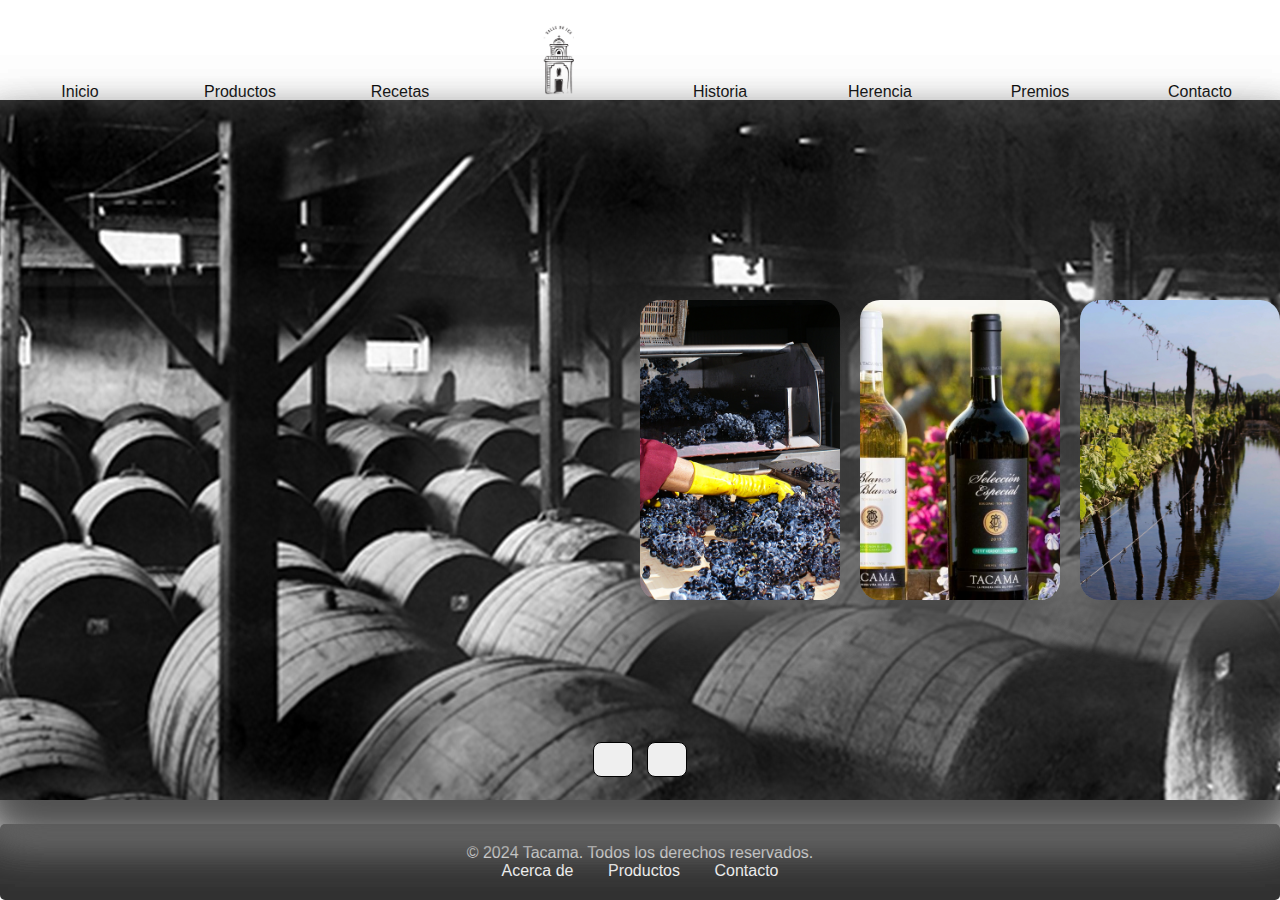
<file: Páginas/index.html>
<!DOCTYPE html>
<html lang="en">
<head>
    <meta charset="UTF-8">
    <meta name="viewport" content="width=device-width, initial-scale=1.0">
    <title>Grupo A</title>
    <link rel="stylesheet" href="../CSS/style.css">
    <link rel="stylesheet" href="../CSS/slider.css">
    <link rel="stylesheet" href="https://cdnjs.cloudflare.com/ajax/libs/font-awesome/6.4.0/css/all.min.css" integrity="sha512-iecdLmaskl7CVkqkXNQ/ZH/XLlvWZOJyj7Yy7tcenmpD1ypASozpmT/E0iPtmFIB46ZmdtAc9eNBvH0H/ZpiBw==" crossorigin="anonymous" referrerpolicy="no-referrer" />

</head>
<body>

    <header>
    <nav class="navbar">
        <ul class="menu">
            <li><a href="../Páginas/index.html">Inicio</a></li>
            <li><a href="../Páginas/productos.html">Productos</a></li>
            <li><a href="../Páginas/recetas.html">Recetas</a></li>
            <li class="logo"><a href="../Páginas/index.html"><img src="../Imagenes/Logo tacama.png" alt="Logo"></a></li>
            <li><a href="../Páginas/historia.html">Historia</a></li>
            <li><a href="#">Herencia</a></li>
            <li><a href="#">Premios</a></li>
            <li><a href="../Páginas/contacto.html">Contacto</a></li>
        </ul>
    </nav>
</header>

<main>
    <section>
    <div class="container">

        <div class="slide">

            
            <div class="item" style="background-image: url(../Imagenes/bar.jpg);">
                <div class="contents">
                    <div class="name">Tambo de tacama</div>
                    <div class="des">Ven y conoce nuestra bodega, conoce la elaboracion de vinos y Piscos y nuestras promociones</div>
                    <button>Ver Mas</button>
                </div>
            </div>
            <div class="item" style="background-image: url(../Imagenes/bodega.jpg);">
                <div class="contents">
                    <div class="name">Reposo de Vino</div>
                    <div class="des">Almacenado de la uva en barriles para su fermentación, para su respectivo elaboracion de Vino:</div>
                    <button>Ver Mas</button>
                </div>
            </div>
            <div class="item" style="background-image: url(../Imagenes/proceso.jpg);">
                <div class="contents">
                    <div class="name">Proceso de Uva</div>
                    <div class="des">El proceso de elaboración del vino de uva involucra los siguientes pasos:</div>
                    <button>Ver Mas</button>
                </div>
            </div>
            <div class="item" style="background-image: url(../Imagenes/vinos.jpg);">
                <div class="contents">
                    <div class="name">Nuevos Productos</div>
                    <div class="des">Acontinuacion la bodega tacama realiza la presentacion de nuestros nuevos productos bandera:</div>
                    <button>Ver Mas</button>
                </div>
            </div>
            <div class="item" style="background-image: url(../Imagenes/uvas.jpg);">
                <div class="contents">
                    <div class="name">viñedos</div>
                    <div class="des">La bodega cuenta con 20 hectareas de Uva a continuacion detallamos las distintas variedades de uva.</div>
                    <button>Ver Mas</button>
                </div>
            </div>
            <div class="item" style="background-image: url(../Imagenes/sol.jpg);">
                <div class="contents">
                    <div class="name">Sol</div>
                    <div class="des">Ica, la ciudad conocidad como el "Eterno Sol" les mostramos los diferentes atractivos turisticos.</div>
                    <button>Ver Mas</button>
                </div>
            </div>

        </div>

        <div class="button">
            <button class="prev"><i class="fa-solid fa-arrow-left"></i></button>
            <button class="next"><i class="fa-solid fa-arrow-right"></i></button>
        </div>

    </div>
    </section>

</main>

<footer class="footer">
    <div class="footer-content">
        <p>&copy; 2024 Tacama. Todos los derechos reservados.</p>
        <ul class="footer-links">
            <li><a href="#about">Acerca de</a></li>
            <li><a href="#products">Productos</a></li>
            <li><a href="#contact">Contacto</a></li>
        </ul>
    </div>
</footer>
<script>
    let next = document.querySelector('.next')
    let prev = document.querySelector('.prev')

    next.addEventListener('click', function(){
        let items = document.querySelectorAll('.item')
        document.querySelector('.slide').appendChild(items[0])
    })

    prev.addEventListener('click', function(){
        let items = document.querySelectorAll('.item')
        document.querySelector('.slide').prepend(items[items.length - 1])
    })
</script>
</body>
</html>
</file>
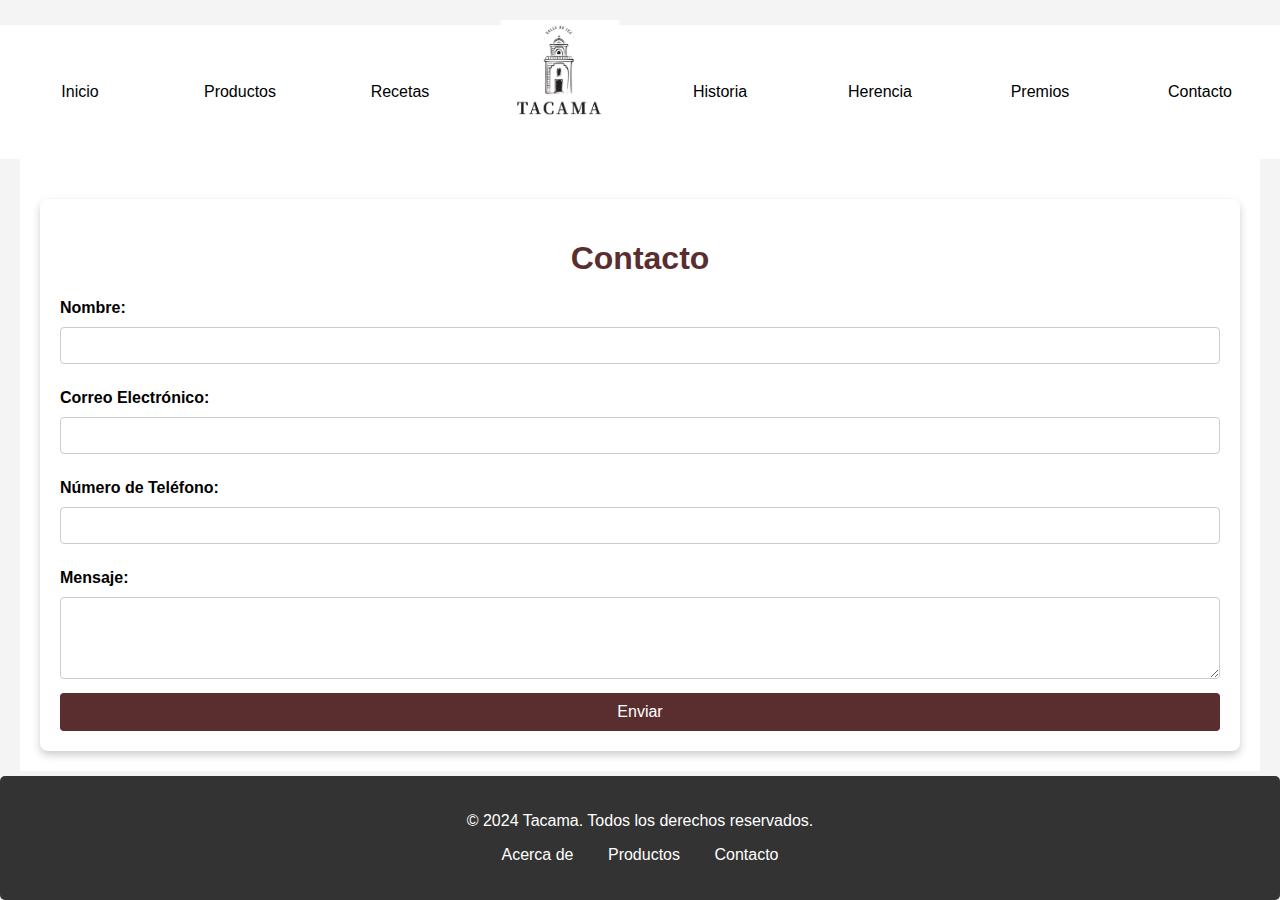
<file: Páginas/contacto.html>
<!DOCTYPE html>
<html lang="en">
<head>
    <meta charset="UTF-8">
    <meta name="viewport" content="width=device-width, initial-scale=1.0">
    <title>Grupo A</title>
    <link rel="stylesheet" href="../CSS/style.css">
    <link rel="stylesheet" href="../CSS/contacto.css">
</head>
<body>
    <header>
    <nav class="navbar">
        <ul class="menu">
            <li><a href="../Páginas/index.html">Inicio</a></li>
            <li><a href="../Páginas/productos.html">Productos</a></li>
            <li><a href="../Páginas/recetas.html">Recetas</a></li>
            <li class="logo"><a href="../Páginas/index.html"><img src="../Imagenes/Logo tacama.png" alt="Logo"></a></li>
            <li><a href="../Páginas/historia.html">Historia</a></li>
            <li><a href="#">Herencia</a></li>
            <li><a href="#">Premios</a></li>
            <li><a href="../Páginas/contacto.html">Contacto</a></li>
        </ul>
    </nav>
</header>
<main>
    <div class="formulario">
        <h1>Contacto</h1>
        <form action="#" method="POST">
            <label for="nombre">Nombre:</label>
            <input type="text" id="nombre" name="nombre" required>

            <label for="email">Correo Electrónico:</label>
            <input type="email" id="email" name="email" required>

            <label for="telefono">Número de Teléfono:</label>
            <input type="tel" id="telefono" name="telefono">

            <label for="mensaje">Mensaje:</label>
            <textarea id="mensaje" name="mensaje" rows="4" required></textarea>

            <button type="submit">Enviar</button>
        </form>
    </div>
</main>
<footer class="footer">
    <div class="footer-content">
        <p>&copy; 2024 Tacama. Todos los derechos reservados.</p>
        <ul class="footer-links">
            <li><a href="#about">Acerca de</a></li>
            <li><a href="#products">Productos</a></li>
            <li><a href="#contact">Contacto</a></li>
        </ul>
    </div>
    
</footer>
        
</body>
</html>
</file>
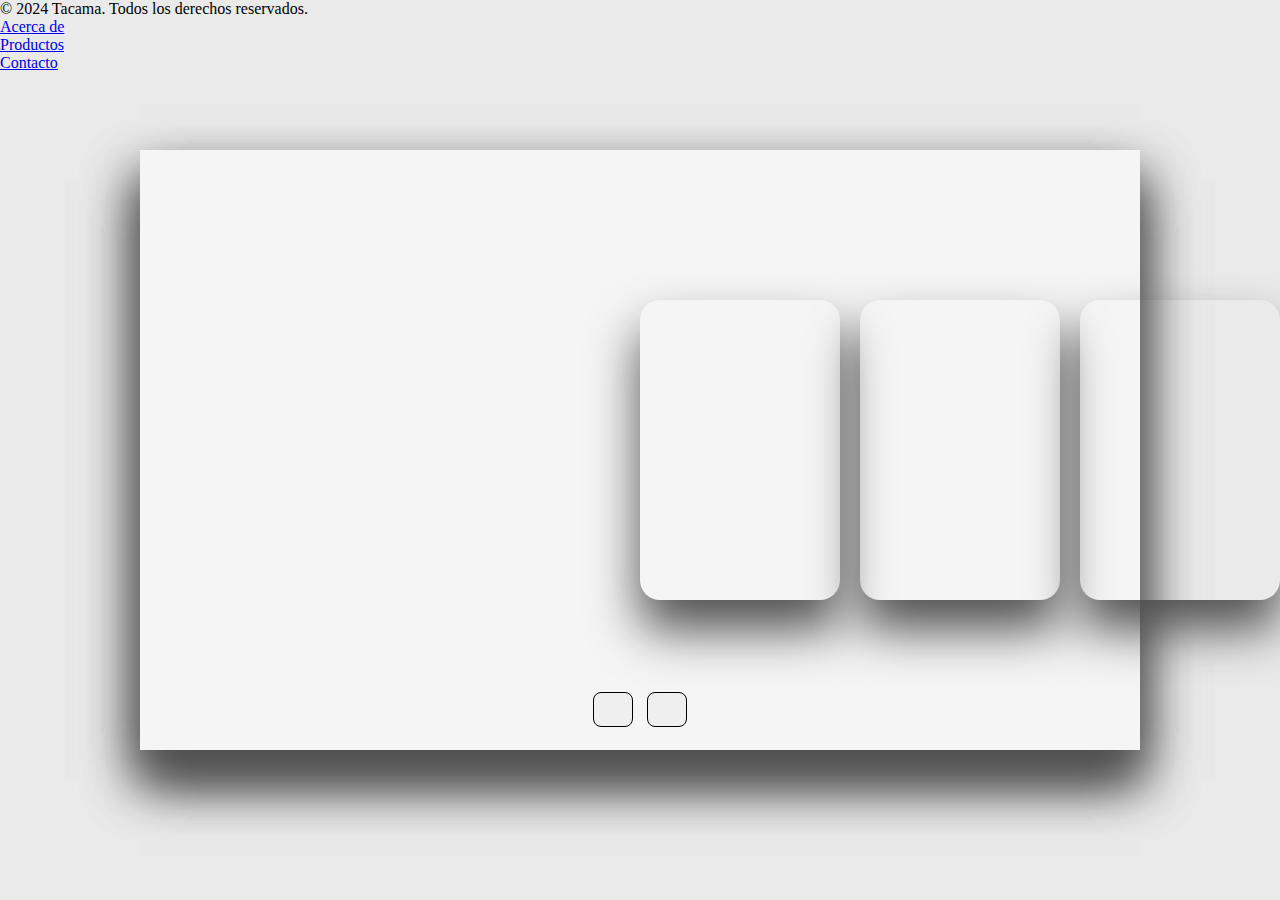
<file: Páginas/demo.html>
<!DOCTYPE html>
<html lang="es">
<head>
    <meta charset="UTF-8">
    <meta name="viewport" content="width=device-width, initial-scale=1.0">
    <title>Modal de Imagen</title>
    <style>
        *{
    margin: 0;
    padding: 0;
    box-sizing: border-box;
}

body{
    background: #eaeaea;
    overflow: hidden;
}

.container{
    position: absolute;
    top: 50%;
    left: 50%;
    transform: translate(-50%, -50%);
    width: 1000px;
    height: 600px;
    background: #f5f5f5;
    box-shadow: 0 30px 50px #dbdbdb;
}

.container .slide .item{
    width: 200px;
    height: 300px;
    position: absolute;
    top: 50%;
    transform: translate(0, -50%);
    border-radius: 20px;
    box-shadow: 0 30px 50px #505050;
    background-position: 50% 50%;
    background-size: cover;
    display: inline-block;
    transition: 0.5s;
}

.slide .item:nth-child(1),
.slide .item:nth-child(2){
    top: 0;
    left: 0;
    transform: translate(0, 0);
    border-radius: 0;
    width: 100%;
    height: 100%;
}


.slide .item:nth-child(3){
    left: 50%;
}
.slide .item:nth-child(4){
    left: calc(50% + 220px);
}
.slide .item:nth-child(5){
    left: calc(50% + 440px);
}

/* here n = 0, 1, 2, 3,... */
.slide .item:nth-child(n + 6){
    left: calc(50% + 660px);
    opacity: 0;
}



.item .content{
    position: absolute;
    top: 50%;
    left: 100px;
    width: 300px;
    text-align: left;
    color: #eee;
    transform: translate(0, -50%);
    font-family: system-ui;
    display: none;
}


.slide .item:nth-child(2) .content{
    display: block;
}


.content .name{
    font-size: 40px;
    text-transform: uppercase;
    font-weight: bold;
    opacity: 0;
    animation: animate 1s ease-in-out 1 forwards;
}

.content .des{
    margin-top: 10px;
    margin-bottom: 20px;
    opacity: 0;
    animation: animate 1s ease-in-out 0.3s 1 forwards;
}

.content button{
    padding: 10px 20px;
    border: none;
    cursor: pointer;
    opacity: 0;
    animation: animate 1s ease-in-out 0.6s 1 forwards;
}


@keyframes animate {
    from{
        opacity: 0;
        transform: translate(0, 100px);
        filter: blur(33px);
    }

    to{
        opacity: 1;
        transform: translate(0);
        filter: blur(0);
    }
}



.button{
    width: 100%;
    text-align: center;
    position: absolute;
    bottom: 20px;
}

.button button{
    width: 40px;
    height: 35px;
    border-radius: 8px;
    border: none;
    cursor: pointer;
    margin: 0 5px;
    border: 1px solid #000;
    transition: 0.3s;
}

.button button:hover{
    background: #ababab;
    color: #fff;
}

footer {
    position: absolute;
    
}
    </style>
</head>
<body>
<main>
    <!--Font Awesome CDN-->
    <link rel="stylesheet" href="https://cdnjs.cloudflare.com/ajax/libs/font-awesome/6.4.0/css/all.min.css" integrity="sha512-iecdLmaskl7CVkqkXNQ/ZH/XLlvWZOJyj7Yy7tcenmpD1ypASozpmT/E0iPtmFIB46ZmdtAc9eNBvH0H/ZpiBw==" crossorigin="anonymous" referrerpolicy="no-referrer" />
     
    <div class="container">

        <div class="slide">

            
            <div class="item" style="background-image: url(https://i.ibb.co/qCkd9jS/img1.jpg);">
                <div class="content">
                    <div class="name">Switzerland</div>
                    <div class="des">Lorem ipsum dolor, sit amet consectetur adipisicing elit. Ab, eum!</div>
                    <button>See More</button>
                </div>
            </div>
            <div class="item" style="background-image: url(https://i.ibb.co/jrRb11q/img2.jpg);">
                <div class="content">
                    <div class="name">Finland</div>
                    <div class="des">Lorem ipsum dolor, sit amet consectetur adipisicing elit. Ab, eum!</div>
                    <button>See More</button>
                </div>
            </div>
            <div class="item" style="background-image: url(https://i.ibb.co/NSwVv8D/img3.jpg);">
                <div class="content">
                    <div class="name">Iceland</div>
                    <div class="des">Lorem ipsum dolor, sit amet consectetur adipisicing elit. Ab, eum!</div>
                    <button>See More</button>
                </div>
            </div>
            <div class="item" style="background-image: url(https://i.ibb.co/Bq4Q0M8/img4.jpg);">
                <div class="content">
                    <div class="name">Australia</div>
                    <div class="des">Lorem ipsum dolor, sit amet consectetur adipisicing elit. Ab, eum!</div>
                    <button>See More</button>
                </div>
            </div>
            <div class="item" style="background-image: url(https://i.ibb.co/jTQfmTq/img5.jpg);">
                <div class="content">
                    <div class="name">Netherland</div>
                    <div class="des">Lorem ipsum dolor, sit amet consectetur adipisicing elit. Ab, eum!</div>
                    <button>See More</button>
                </div>
            </div>
            <div class="item" style="background-image: url(https://i.ibb.co/RNkk6L0/img6.jpg);">
                <div class="content">
                    <div class="name">Ireland</div>
                    <div class="des">Lorem ipsum dolor, sit amet consectetur adipisicing elit. Ab, eum!</div>
                    <button>See More</button>
                </div>
            </div>

        </div>

        <div class="button">
            <button class="prev"><i class="fa-solid fa-arrow-left"></i></button>
            <button class="next"><i class="fa-solid fa-arrow-right"></i></button>
        </div>

    </div>
</main>
<footer>
    <div>
        <p>&copy; 2024 Tacama. Todos los derechos reservados.</p>
        <ul class="footer-links">
            <li><a href="#about">Acerca de</a></li>
            <li><a href="#products">Productos</a></li>
            <li><a href="#contact">Contacto</a></li>
        </ul>
    </div>
</footer>
    <script>
        let next = document.querySelector('.next')
        let prev = document.querySelector('.prev')

        next.addEventListener('click', function(){
            let items = document.querySelectorAll('.item')
            document.querySelector('.slide').appendChild(items[0])
        })

        prev.addEventListener('click', function(){
            let items = document.querySelectorAll('.item')
            document.querySelector('.slide').prepend(items[items.length - 1])
        })
    </script>
</body>
</html>
</file>
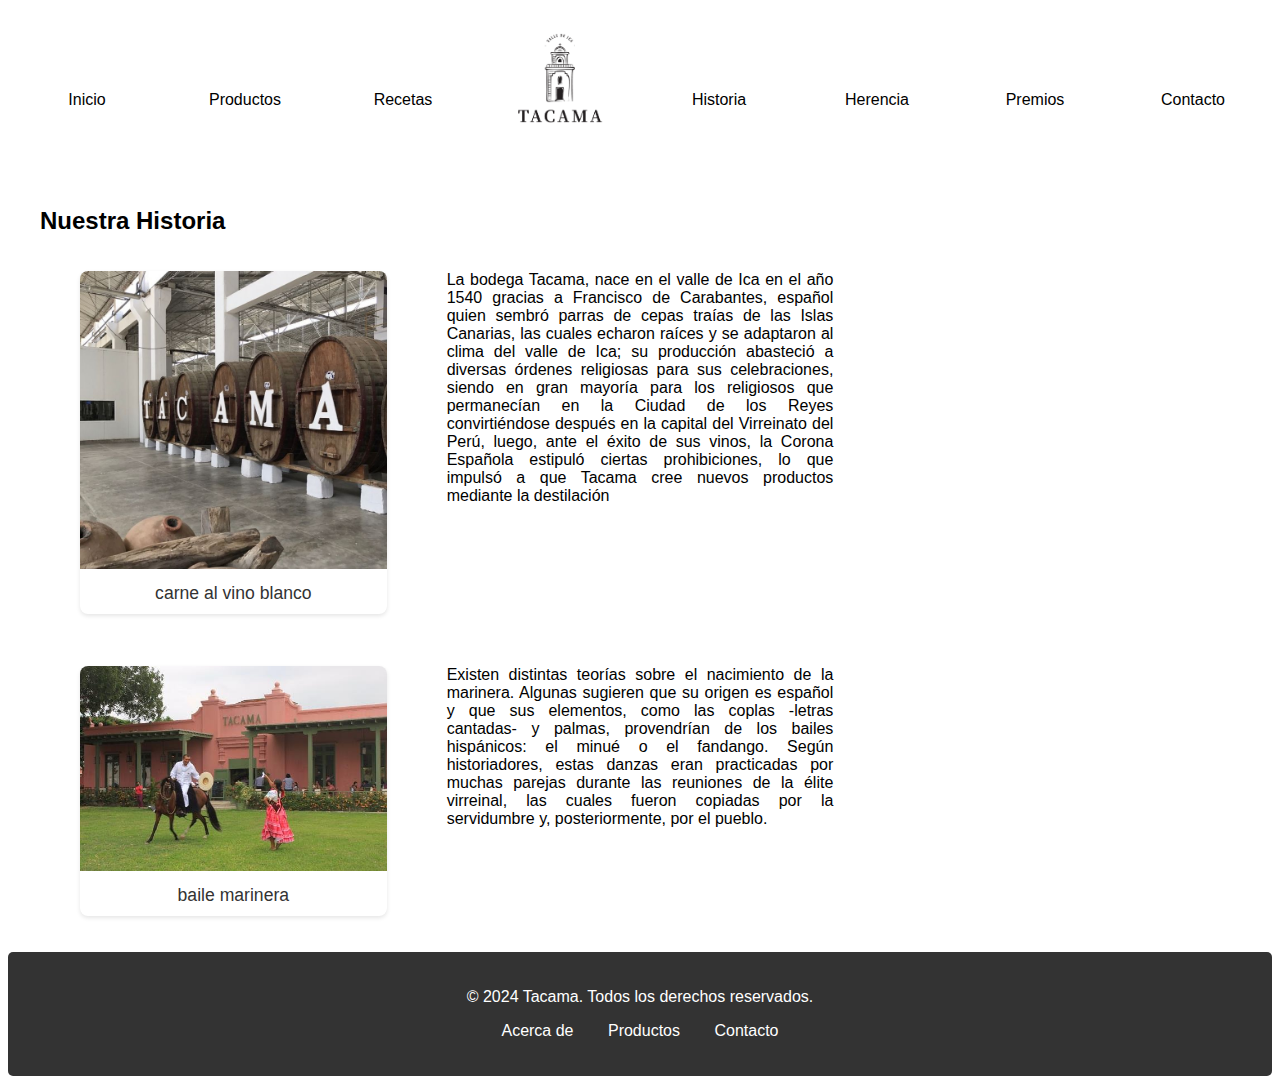
<file: Páginas/herencia.html>
<!DOCTYPE html>
<html lang="en">
<head>
    <meta charset="UTF-8">
    <meta name="viewport" content="width=device-width, initial-scale=1.0">
    <title>Grupo A</title>
    <link rel="stylesheet" href="../CSS/style.css">
    <link rel="stylesheet" href="../CSS/historia.css">
</head>
<body>
    <header>
    <nav class="navbar">
        <ul class="menu">
            <li><a href="../Páginas/index.html">Inicio</a></li>
            <li><a href="../Páginas/productos.html">Productos</a></li>
            <li><a href="../Páginas/recetas.html">Recetas</a></li>
            <li class="logo"><a href="../Páginas/index.html"><img src="../Imagenes/Logo tacama.png" alt="Logo"></a></li>
            <li><a href="../Páginas/historia.html">Historia</a></li>
            <li><a href="#">Herencia</a></li>
            <li><a href="#">Premios</a></li>
            <li><a href="../Páginas/contacto.html">Contacto</a></li>
        </ul>
    </nav>
</header>

<main>  
    <h2>Nuestra Historia</h2>  
    <section>
       
        <figure>
            <img src="../Imagenes/historia1.jpeg"/>

            <figcaption>
                carne al vino blanco
            </figcaption>
        </figure>
        <div class="card-image">
        <p>
            La bodega Tacama, nace en el valle de Ica en el año 1540 gracias a Francisco de Carabantes, español quien sembró parras de cepas traías de las Islas Canarias, las cuales echaron raíces y se adaptaron al clima del valle de Ica; su producción abasteció a diversas órdenes religiosas para sus celebraciones, siendo en gran mayoría para los religiosos que permanecían en la Ciudad de los Reyes
            convirtiéndose después en la capital del Virreinato del Perú, luego, ante el éxito de sus vinos, la Corona Española estipuló ciertas prohibiciones, lo que impulsó a que Tacama cree nuevos productos mediante la destilación    
        </p>
</div> 
<br>  
<figure>
    <img src="../Imagenes/historia2.jpg"/>
    <figcaption>
        baile marinera
    </figcaption>
</figure>
<div class="card-image">
    
<p>Existen distintas teorías sobre el nacimiento de la marinera. Algunas sugieren que su origen es español y que sus elementos, como las coplas -letras cantadas- y palmas, provendrían de los bailes hispánicos: el minué o el fandango. Según historiadores, estas danzas eran practicadas por muchas parejas durante las reuniones de la élite virreinal, las cuales fueron copiadas por la servidumbre y, posteriormente, por el pueblo. </p>

 
    </div>
    </section>
</main>
<footer class="footer">
    <div class="footer-content">
        <p>&copy; 2024 Tacama. Todos los derechos reservados.</p>
        <ul class="footer-links">
            <li><a href="#about">Acerca de</a></li>
            <li><a href="#products">Productos</a></li>
            <li><a href="#contact">Contacto</a></li>
        </ul>
    </div>
    
</footer>
        
</body>
</html>
</file>
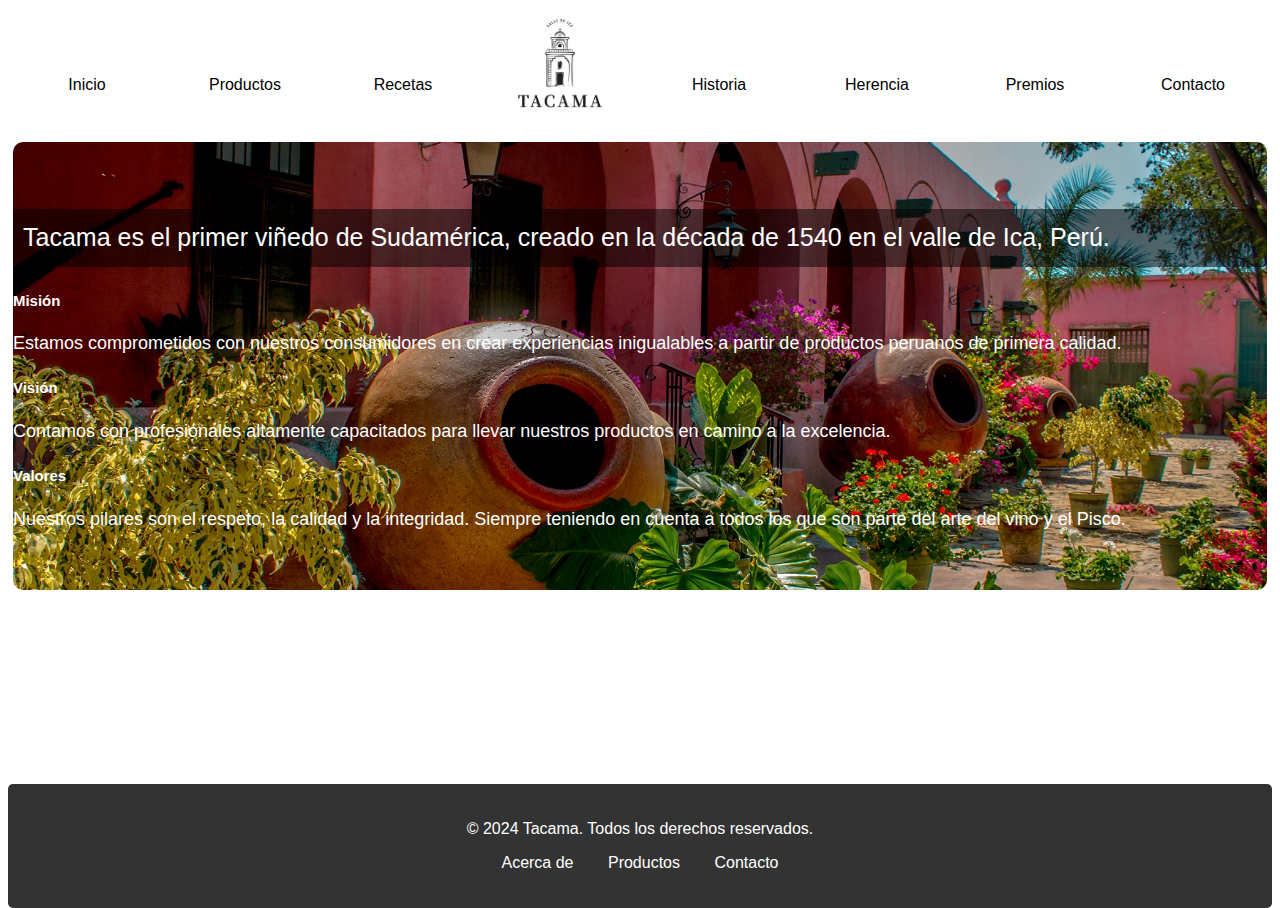
<file: Páginas/premios.html>
<!DOCTYPE html>
<html lang="en">
<head>
    <meta charset="UTF-8">
    <meta name="viewport" content="width=device-width, initial-scale=1.0">
    <title>EF Huaman</title>
    <link rel="stylesheet" href="../CSS/style.css">
</head>
<body>
    <main>
    <nav class="navbar">
        <ul class="menu">
            <li><a href="../Páginas/index.html">Inicio</a></li>
            <li><a href="#">Productos</a></li>
            <li><a href="#">Recetas</a></li>
            <li class="logo"><img src="../Imagenes/Logo tacama.png" alt="Logo"></li>
            <li><a href="#">Historia</a></li>
            <li><a href="#">Herencia</a></li>
            <li><a href="#">Premios</a></li>
            <li><a href="#">Contacto</a></li>
        </ul>
    </nav>
    <div class="content">
        <br>
        <br>
        <p class="content-text">Tacama es el primer viñedo de Sudamérica, creado en la década de 1540 en el valle de Ica, Perú.</p>
        <h5>Misión</h5>
        <p>Estamos comprometidos con nuestros consumidores en crear experiencias inigualables a partir de productos peruanos de primera calidad.</p>
        <h5>Visión</h5>
        <p>Contamos con profesionales altamente capacitados para llevar nuestros productos en camino a la excelencia.</p>
        <h5>Valores</h5>
        <p>Nuestros pilares son el respeto, la calidad y la integridad. Siempre teniendo en cuenta a todos los que son parte del arte del vino y el Pisco.</p>
    <br>
    <br>
    </div>
</main>
<footer class="footer">
    <div class="footer-content">
        <p>&copy; 2024 Tacama. Todos los derechos reservados.</p>
        <ul class="footer-links">
            <li><a href="#about">Acerca de</a></li>
            <li><a href="#products">Productos</a></li>
            <li><a href="#contact">Contacto</a></li>
        </ul>
    </div>
</footer>
        
</body>
</html>
</file>
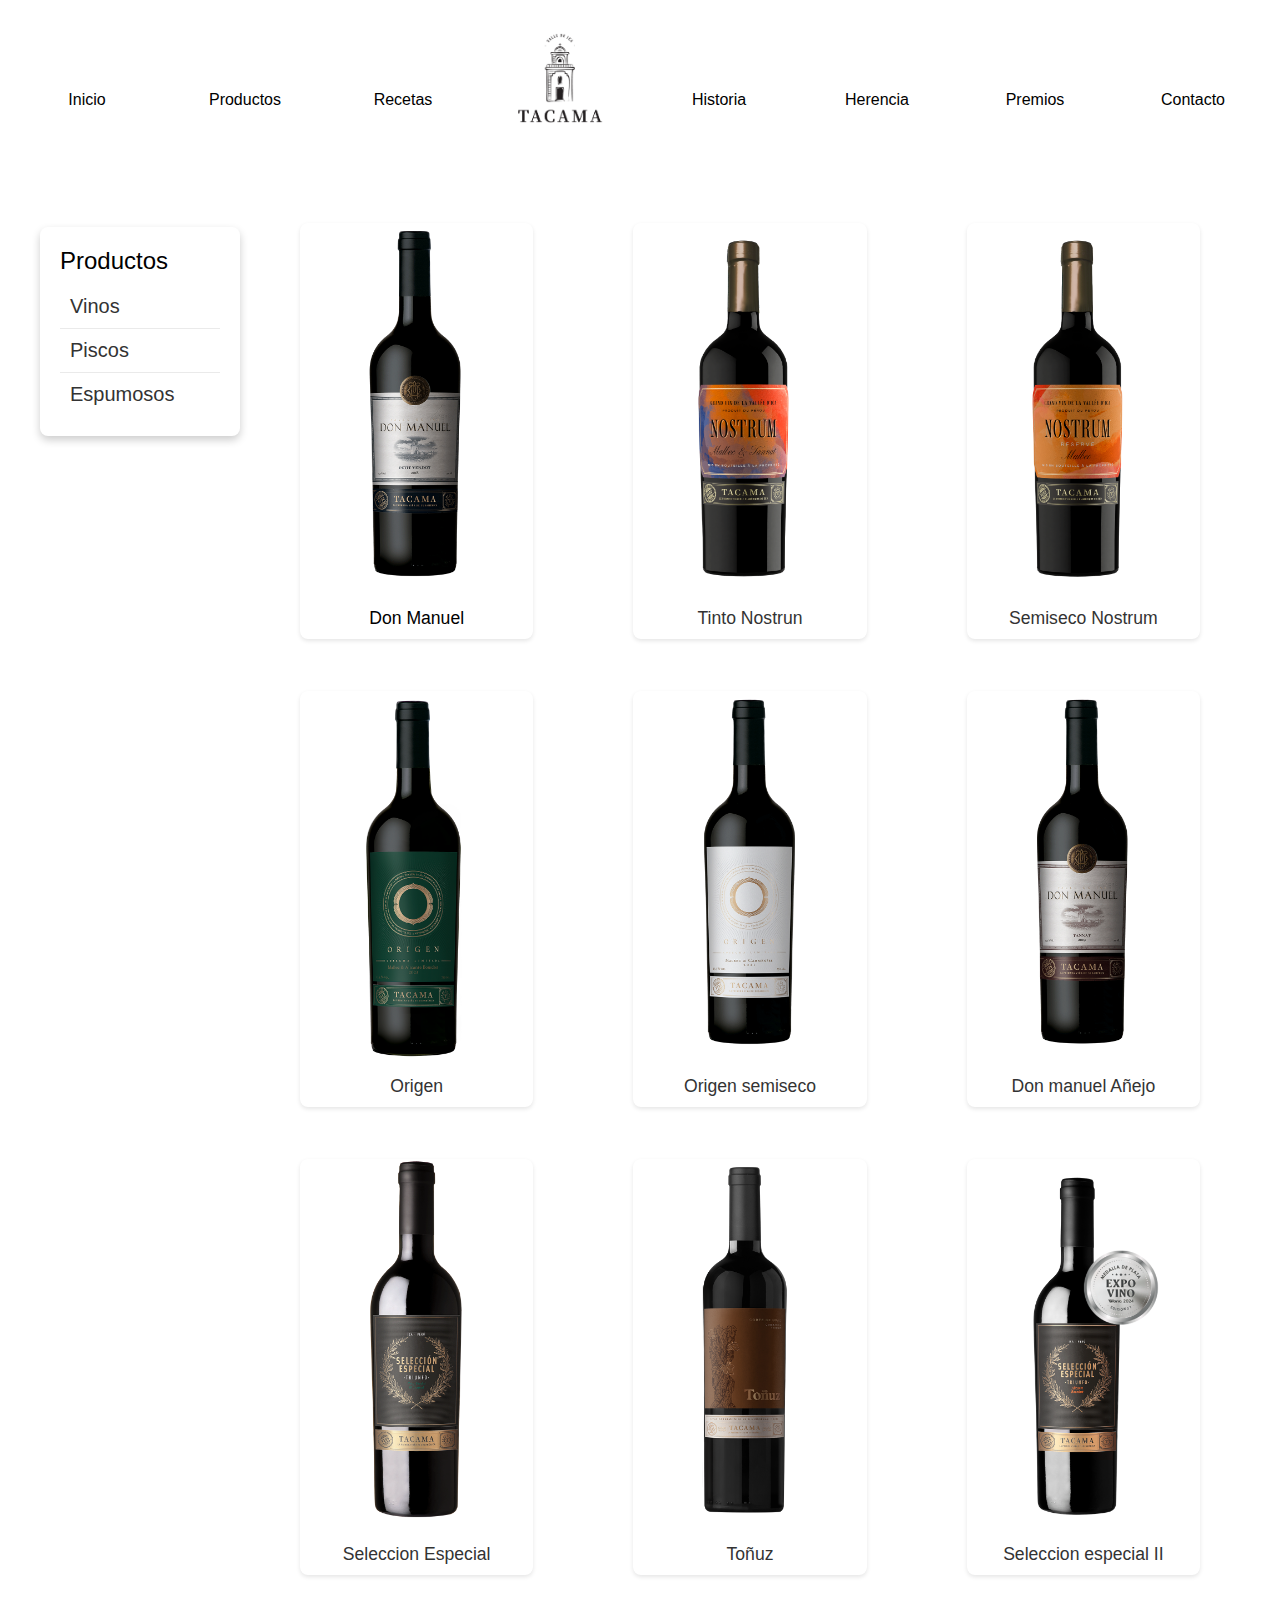
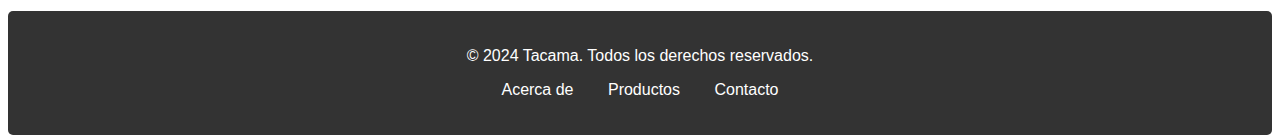
<file: Páginas/productos.html>
<!DOCTYPE html>
<html lang="en">
<head>
    <meta charset="UTF-8">
    <meta name="viewport" content="width=device-width, initial-scale=1.0">
    <title>Grupo A</title>
    <link rel="stylesheet" href="../CSS/style.css">
    <link rel="stylesheet" href="../CSS/productos.css">
</head>
<body>
    <header>
    <nav class="navbar">
        <ul class="menu">
            <li><a href="../Páginas/index.html">Inicio</a></li>
            <li><a href="../Páginas/productos.html">Productos</a></li>
            <li><a href="../Páginas/recetas.html">Recetas</a></li>
            <li class="logo"><a href="../Páginas/index.html"><img src="../Imagenes/Logo tacama.png" alt="Logo"></a></li>
            <li><a href="../Páginas/historia.html">Historia</a></li>
            <li><a href="#">Herencia</a></li>
            <li><a href="#">Premios</a></li>
            <li><a href="../Páginas/contacto.html">Contacto</a></li>
        </ul>
    </nav>
</header>
<main>
    <aside>
      
        <div class="card">
            <div class="card-title">Productos</div>
           
            <ul class="list-group">
                <li class="list-group-item"><a href="#">Vinos</a></li>
                <li class="list-group-item"><a href="#">Piscos</a></li>
                <li class="list-group-item"><a href="#">Espumosos</a> </li>

            </ul>
          
        </div>
    </aside>
    <section>
        <figure>
            <img src="../Imagenes/vinos1.png" alt="Don Manuel">
            <figcaption><a href="#" id="openDialog">Don Manuel</a></figcaption>
        </figure>
        <figure>
            <img src="../Imagenes/vinos2.png" alt="tinto nostrun">
            <figcaption>Tinto Nostrun</figcaption>
        </figure>
        <figure>
            <img src="../Imagenes/vinos3.png" alt="Semiseco Nostrun">
            <figcaption>Semiseco Nostrum</figcaption>
        </figure>
        <figure>
            <img src="../Imagenes/vinos4.png" alt="Origen">
            <figcaption>Origen</figcaption>
        </figure>
        <figure>
            <img src="../Imagenes/vinos5.png" alt="Origen semiseco">
            <figcaption>Origen semiseco</figcaption>
        </figure>
        <figure>
            <img src="../Imagenes/vinos6.png" alt="Don Manuel añejo">
            <figcaption>Don manuel Añejo</figcaption>
        </figure>
        <figure>
            <img src="../Imagenes/vinos7.png" alt="Seleccin Especial">
            <figcaption>Seleccion Especial</figcaption>
        </figure>
        <figure>
            <img src="../Imagenes/vinos8.png" alt="Toñuz">
            <figcaption>Toñuz</figcaption>
        </figure>
        <figure>
            <img src="../Imagenes/vinos9.png" alt="Seleccion especial">
            <figcaption>Seleccion especial II</figcaption>
        </figure>
    </section>
</main>
<footer class="footer">
    <div class="footer-content">
        <p>&copy; 2024 Tacama. Todos los derechos reservados.</p>
        <ul class="footer-links">
            <li><a href="#about">Acerca de</a></li>
            <li><a href="#products">Productos</a></li>
            <li><a href="#contact">Contacto</a></li>
        </ul>
    </div>
</footer>

<dialog id="imageDialog">
    <button id="closeDialog" class="close">&times;</button>
    <img src="../Imagenes/vinos1.png" style="height: auto; width: auto;">
</dialog>

<script>
    const dialog = document.getElementById("imageDialog");
    const openDialog = document.getElementById("openDialog");
    const closeDialog = document.getElementById("closeDialog");

    openDialog.addEventListener("click", function(event) {
        event.preventDefault();
        dialog.showModal();
    });

    closeDialog.addEventListener("click", function() {
        dialog.close();
    });
</script>
</body>
</html>
</file>
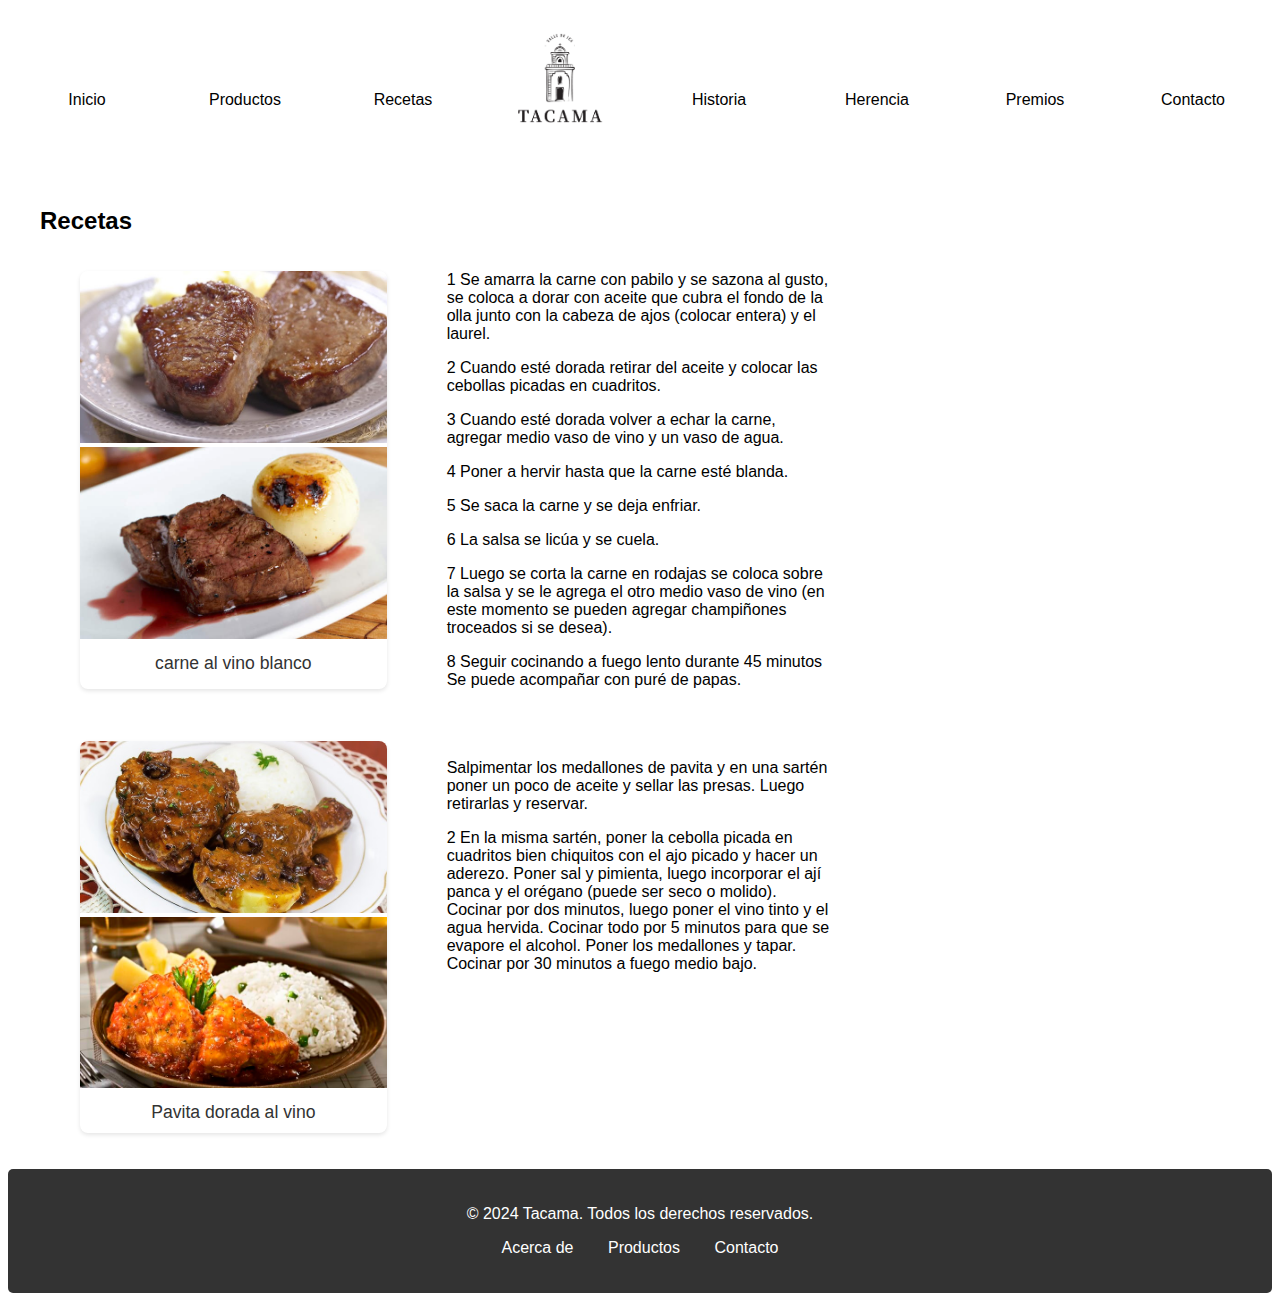
<file: Páginas/recetas.html>
<!DOCTYPE html>
<html lang="en">
<head>
    <meta charset="UTF-8">
    <meta name="viewport" content="width=device-width, initial-scale=1.0">
    <title>Grupo A</title>
    <link rel="stylesheet" href="../CSS/style.css">
    <link rel="stylesheet" href="../CSS/recetas.css">
</head>
<body>
    <header>
    <nav class="navbar">
        <ul class="menu">
            <li><a href="../Páginas/index.html">Inicio</a></li>
            <li><a href="../Páginas/productos.html">Productos</a></li>
            <li><a href="../Páginas/recetas.html">Recetas</a></li>
            <li class="logo"><a href="../Páginas/index.html"><img src="../Imagenes/Logo tacama.png" alt="Logo"></a></li>
            <li><a href="../Páginas/historia.html">Historia</a></li>
            <li><a href="#">Herencia</a></li>
            <li><a href="#">Premios</a></li>
            <li><a href="../Páginas/contacto.html">Contacto</a></li>
        </ul>
    </nav>
</header>

<main>  
    <h2>Recetas</h2>  
    <section>
       
        <figure>
            <img src="../Imagenes/receta1.jpg"/>
            <img src="../Imagenes/receta2.jpg"/>
            <figcaption>
                carne al vino blanco
            </figcaption>
        </figure>
        <div class="card-image">
        <p>
            1 
Se amarra la carne con pabilo y se sazona al gusto, se coloca a dorar con aceite que cubra el fondo de la olla junto con la cabeza de ajos (colocar entera) y el laurel.
</p>
<p>
2
Cuando esté dorada retirar del aceite y colocar las cebollas picadas en cuadritos.
</p>
<p>
3
Cuando esté dorada volver a echar la carne, agregar medio vaso de vino y un vaso de agua.
</p>
<p>
4
Poner a hervir hasta que la carne esté blanda.
</p>
<p>
5
Se saca la carne y se deja enfriar.
</p>
<p>
6
La salsa se licúa y se cuela.
</p>
<p>
7
Luego se corta la carne en rodajas se coloca sobre la salsa y se le agrega el otro medio vaso de vino (en este momento se pueden agregar champiñones troceados si se desea).
</p>
<p>
8
Seguir cocinando a fuego lento durante 45 minutos Se puede acompañar con puré de papas.
</p>   
</div> 
<br>  
<figure>
    <img src="../Imagenes/receta3.jpg"/>
    <img src="../Imagenes/receta4.png"/>
    <figcaption>
        Pavita dorada al vino
    </figcaption>
</figure>
<div class="card-image">
    <br>
<p>Salpimentar los medallones de pavita y en una sartén poner un poco de aceite y sellar las presas. Luego retirarlas y reservar.</p>

<p>
    2
    En la misma sartén, poner la cebolla picada en cuadritos bien chiquitos con el ajo picado y hacer un aderezo. Poner sal y pimienta, luego incorporar el ají panca y el orégano (puede ser seco o molido). Cocinar por dos minutos, luego poner el vino tinto y el agua hervida. Cocinar todo por 5 minutos para que se evapore el alcohol. Poner los medallones y tapar. Cocinar por 30 minutos a fuego medio bajo.
</p>  
    </div>
    </section>
</main>
<footer class="footer">
    <div class="footer-content">
        <p>&copy; 2024 Tacama. Todos los derechos reservados.</p>
        <ul class="footer-links">
            <li><a href="#about">Acerca de</a></li>
            <li><a href="#products">Productos</a></li>
            <li><a href="#contact">Contacto</a></li>
        </ul>
    </div>
    
</footer>
        
</body>
</html>
</file>
<file: CSS/style.css>
html {
    height: 100%;
}

body {
    font-family: Arial, sans-serif;
    display: flex;
    flex-direction: column;
    min-height: 100%;

}

footer {
    margin-top: auto;
}

.navbar {
    background-color: white;
    margin-top: 25px;
}

.menu {
    display: flex;
    align-items: center;
    justify-content: space-between;
    list-style-type: none;
    padding: 0;
    margin: 0;
}

.menu li {
    flex: 1;
    text-align: center;
}

.menu a {
    display: block;
    color: black;
    text-decoration: none;
    padding: 15px;
}

.logo {
    flex: none;
    position: relative;
    top: -20px; 
}


nav img{
    height: 100px;
}
.content {
    font-size: 18px;
    justify-content: right;
    background-image: url('../Imagenes/img1.jpg'); 
    background-size:cover; 
    background-position: center;
    color: white;
    margin: 5px; 
    border-radius: 10px; 
}

.content-text {
    font-size: 25px; 
    line-height: 1.5; 
    background-color: rgba(0, 0, 0, 0.5); 
    padding: 10px; 
    border-radius: 5px; 
}
.footer {
    background-color: #333; 
    color: #fff; 
    padding: 20px;
    text-align: center;
    border-radius: 5px; 
    position: calc(bottom);
}

.footer-links {
    list-style-type: none; 
    padding: 0;
    
}

.footer-links li {
    display: inline; 
    margin: 0 15px; 
}

.footer-links a {
    color: #fff; 
    text-decoration: none; 
}

.footer-links a:hover {
    text-decoration: underline; 
}
</file>
<file: CSS/slider.css>
*{
    margin: 0;
    padding: 0;
    box-sizing: border-box;
}

body{

    overflow: hidden;
}

.container{
    position: absolute;
    top: 50%;
    left: 50%;
    transform: translate(-50%, -50%);
    width: 1300px;
    height: 700px;
    background: #f5f5f5;
    box-shadow: 0 30px 50px #dbdbdb;
}

.container .slide .item{
    width: 200px;
    height: 300px;
    position: absolute;
    top: 50%;
    transform: translate(0, -50%);
    border-radius: 20px;
    box-shadow: 0 30px 50px #505050;
    background-position: 50% 50%;
    background-size: cover;
    display: inline-block;
    transition: 0.5s;
}

.slide .item:nth-child(1),
.slide .item:nth-child(2){
    top: 0;
    left: 0;
    transform: translate(0, 0);
    border-radius: 0;
    width: 100%;
    height: 100%;
}


.slide .item:nth-child(3){
    left: 50%;
}
.slide .item:nth-child(4){
    left: calc(50% + 220px);
}
.slide .item:nth-child(5){
    left: calc(50% + 440px);
}


.slide .item:nth-child(n + 6){
    left: calc(50% + 660px);
    opacity: 0;
}



.item .contents{
    position: absolute;
    top: 50%;
    left: 100px;
    width: 300px;
    text-align: left;
    color: #eee;
    transform: translate(0, -50%);
    font-family: system-ui;
    display: none;
}


.slide .item:nth-child(2) .contents{
    display: block;
}


.contents .name{
    font-size: 40px;
    text-transform: uppercase;
    font-weight: bold;
    opacity: 0;
    animation: animate 1s ease-in-out 1 forwards;
    text-shadow: 2px 2px 5px rgba(0, 0, 0, 0.7);
}

.contents .des{
    margin-top: 10px;
    margin-bottom: 20px;
    opacity: 0;
    animation: animate 1s ease-in-out 0.3s 1 forwards;
    text-shadow: 2px 2px 5px rgba(0, 0, 0, 0.7);
}

.contents button{
    padding: 10px 20px;
    border: none;
    cursor: pointer;
    opacity: 0;
    animation: animate 1s ease-in-out 0.6s 1 forwards;
}


@keyframes animate {
    from{
        opacity: 0;
        transform: translate(0, 100px);
        filter: blur(33px);
    }

    to{
        opacity: 1;
        transform: translate(0);
        filter: blur(0);
    }
}



.button{
    width: 100%;
    text-align: center;
    position: absolute;
    bottom: 20px;
}

.button button{
    width: 40px;
    height: 35px;
    border-radius: 8px;
    border: none;
    cursor: pointer;
    margin: 0 5px;
    border: 1px solid #000;
    transition: 0.3s;
}

.button button:hover{
    background: #ababab;
    color: #fff;
}
</file>
<file: CSS/contacto.css>
main {
    width: 100%;
    max-width: 1200px; 
    margin: 0 auto; 
    padding: 20px; 
    background-color: white;
   
}
body {
    font-family: Arial, sans-serif;
    background-color: #f4f4f4;
    margin: 0;
    padding: 0;
}

.formulario{
    background: white;
    border-radius: 8px;
    box-shadow: 0 4px 8px rgba(0, 0, 0, 0.2);
 margin-top: 20px;
    padding: 20px;
    text-align: left;
}

h1 {
    text-align: center;
    color: #5a2e2e;
}

label {
    margin-top: 15px;
    display: block;
    font-weight: bold;
}

input[type="text"],
input[type="email"],
input[type="tel"],
textarea {
    width: 100%;
    padding: 10px;
    margin: 10px 0;
    border: 1px solid #ccc;
    border-radius: 4px;
    box-sizing: border-box;
}

button {
    width: 100%;
    padding: 10px;
    background-color: #5a2e2e;
    color: white;
    border: none;
    border-radius: 4px;
    cursor: pointer;
    font-size: 16px;
}

button:hover {
    background-color: #7a4a4a;
}
</file>
<file: CSS/historia.css>
main {
    width: 100%;
    max-width: 1200px; 
    margin: 0 auto; 
    padding: 20px; 
    background-color: white;
   
}
section {
    display: grid;
    grid-template-columns: repeat(auto-fill, minmax(300px, 1fr));
    gap: 20px; /* Espacio entre figuras */
    margin-top: 20px;
    
}

figure {
    background-color: white;
    border-radius: 8px;
    box-shadow: 0 2px 4px rgba(0, 0, 0, 0.1);
    overflow: hidden;
    text-align: center;
}

figure img {
    width: 100%;
    height: auto;

}

figcaption {
    padding: 10px;
    font-size: 1.1em;
    color: #333;
}

figure:hover {
    transform: scale(1.05); /* Aumenta el tamaño */
    box-shadow: 0 4px 8px rgba(0, 0, 0, 0.3); /* Aumenta la sombra */
}
aside a{
    
    text-decoration: none;
    color: #333;
    font-size: 20px;
    font-family: 'Gill Sans', 'Gill Sans MT', Calibri, 'Trebuchet MS', sans-serif;
}
section p{
    text-align: justify;
}
</file>
<file: CSS/productos.css>
#productos {
    margin-top: 20px;
    display: flex;
    flex-wrap: wrap;
    border: 2px none #ccc;
    padding: 20px;
    gap: 10px;
}
.producto {
    border: 1px solid #999;
    padding: 10px;
    text-align: center;
    width: 30%;
}


img {
    max-width: 100%;
    height: auto;
}
main {
    display: flex;
    flex: 1;
    padding: 20px;
}
aside {
    width: 200px;
    margin-right: 20px;
}
section {
    flex: 1;
}

figure figcaption a {
    text-decoration: none;
    color: black;
}
.producto {
    margin-bottom: 20px;
}
.producto img {
    max-width: 100px;
    height: auto;
}
.card {
    background: white;
    border-radius: 8px;
    box-shadow: 0 4px 8px rgba(0, 0, 0, 0.2);
 margin-top: 40px;
    padding: 20px;
    text-align: left;
}

.card-title {
    font-size: 1.5em;
    margin-bottom: 10px;
}

.card-text {
    color: #555;
    margin-bottom: 15px;
}

.list-group {
    list-style-type: none;
    padding: 0;
    margin: 0;
    
}

.list-group-item {
    padding: 10px;
    border-bottom: 1px solid #eaeaea;
    color: #333;
    text-align: left;
    
}

.list-group-item:last-child {
    border-bottom: none;
}
main {
    width: 100%;
    max-width: 1200px; 
    margin: 0 auto; 
    padding: 20px; 
    background-color: white;
   
}
section {
    display: grid;
    grid-template-columns: repeat(auto-fill, minmax(300px, 1fr));
    gap: 20px;
    margin-top: 20px;
    
}

figure {
    background-color: white;
    border-radius: 8px;
    box-shadow: 0 2px 4px rgba(0, 0, 0, 0.1);
    overflow: hidden;
    text-align: center;
}

figure img {
    width: 100%;
    height: auto;
    transition: 0.5;
    object-fit: cover;
}

figure img:hover {
    transform: scale(1.05);
}

figcaption {
    padding: 10px;
    font-size: 1.1em;
    color: #333;
}

figure:hover {
    transform: scale(1.05); 
    box-shadow: 0 4px 8px rgba(0, 0, 0, 0.3); 
}
aside a{
    
    text-decoration: none;
    color: #333;
    font-size: 20px;
    font-family: 'Gill Sans', 'Gill Sans MT', Calibri, 'Trebuchet MS', sans-serif;
}

dialog {
    border: none;
    border-radius: 8px;
    padding: 0;
}

dialog img {
    width: 40%;
    height: auto;
    border-radius: 8px;
}

.close {
    position: absolute;
    top: 10px;
    right: 20px;
    background: none;
    border: none;
    font-size: 28px;
    cursor: pointer;
}
</file>
<file: CSS/recetas.css>
main {
    width: 100%;
    max-width: 1200px; 
    margin: 0 auto; 
    padding: 20px; 
    background-color: white;
   
}
section {
    display: grid;
    grid-template-columns: repeat(auto-fill, minmax(300px, 1fr));
    gap: 20px; /* Espacio entre figuras */
    margin-top: 20px;
    
}

figure {
    background-color: white;
    border-radius: 8px;
    box-shadow: 0 2px 4px rgba(0, 0, 0, 0.1);
    overflow: hidden;
    text-align: center;
}

figure img {
    width: 100%;
    height: auto;

}

figcaption {
    padding: 10px;
    font-size: 1.1em;
    color: #333;
}

figure:hover {
    transform: scale(1.05); 
    box-shadow: 0 4px 8px rgba(0, 0, 0, 0.3); 
}
aside a{
    
    text-decoration: none;
    color: #333;
    font-size: 20px;
    font-family: 'Gill Sans', 'Gill Sans MT', Calibri, 'Trebuchet MS', sans-serif;
}
</file>
